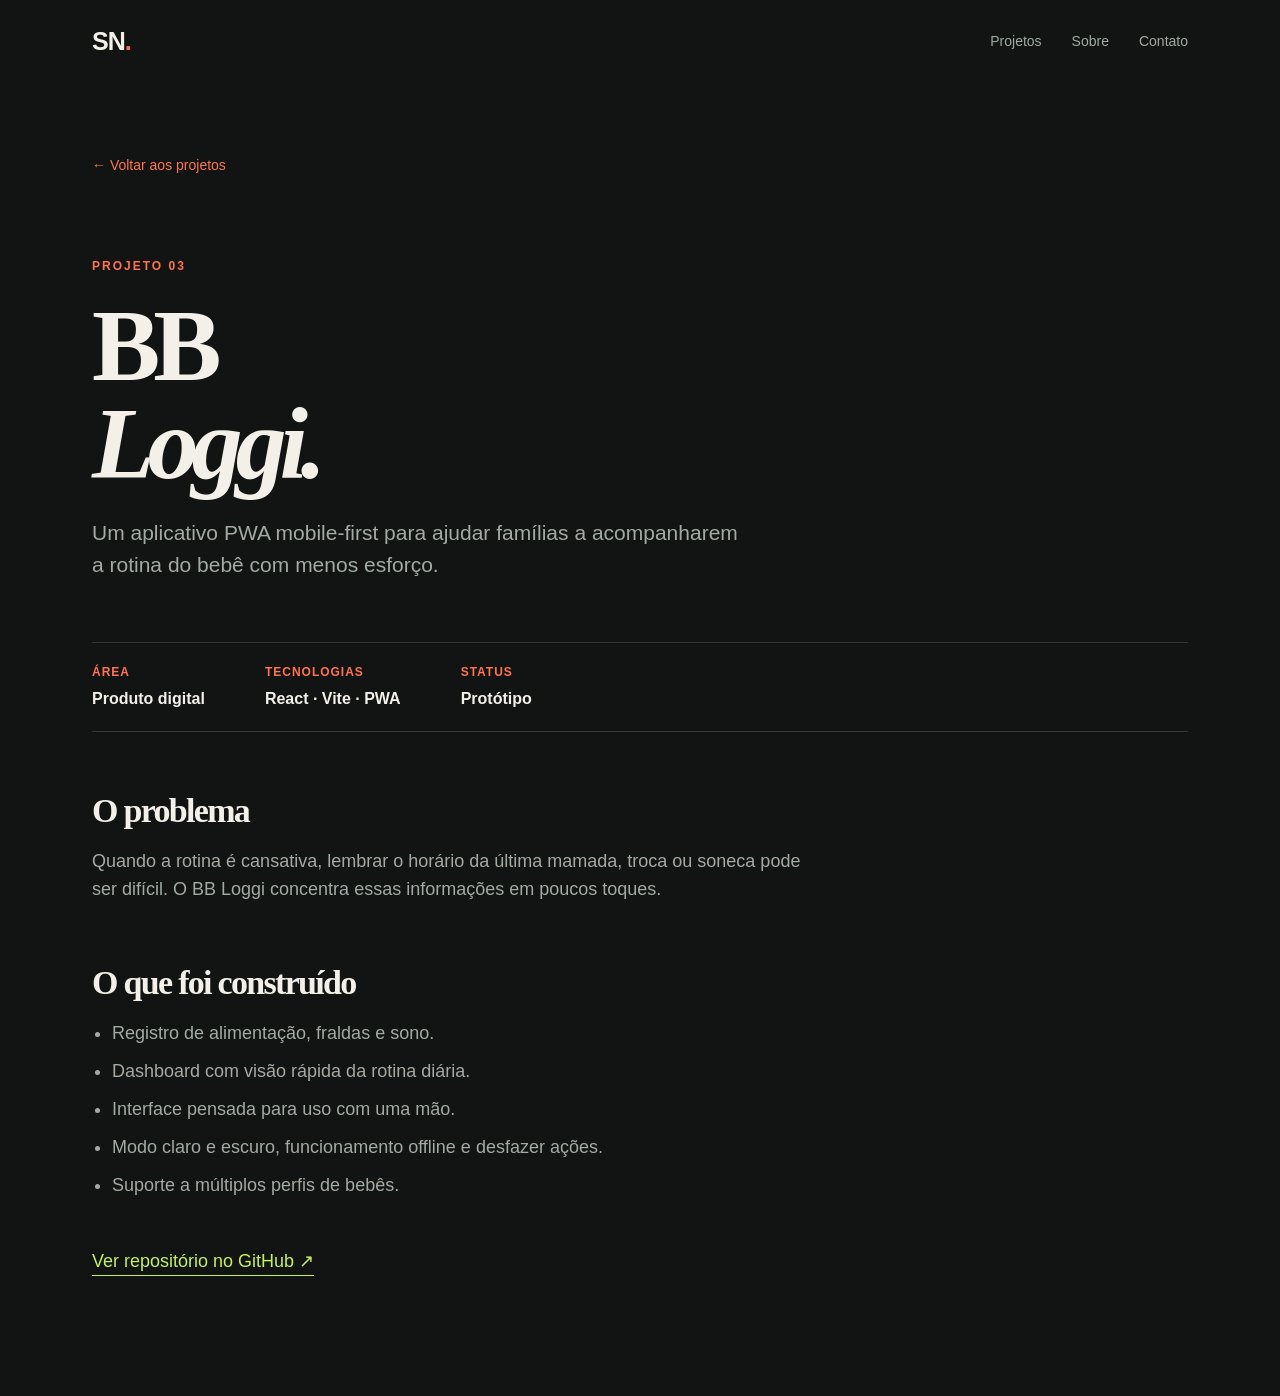
<file: bb-loggi.html>
<!doctype html><html lang="pt-BR"><head><meta charset="utf-8"><meta name="viewport" content="width=device-width,initial-scale=1"><title>BB Loggi — Portfólio</title><link rel="icon" href="favicon.svg"><link rel="stylesheet" href="style.css"><link rel="stylesheet" href="project.css"></head><body><header class="site-header"><a class="logo" href="index.html">SN<span>.</span></a><nav><a href="index.html#projetos">Projetos</a><a href="index.html#sobre">Sobre</a><a href="index.html#contato">Contato</a></nav></header><main class="project-page"><a class="back" href="index.html#projetos">← Voltar aos projetos</a><p class="eyebrow">PROJETO 03</p><h1>BB<br><em>Loggi.</em></h1><p class="lead">Um aplicativo PWA mobile-first para ajudar famílias a acompanharem a rotina do bebê com menos esforço.</p><div class="project-meta"><div><strong>Área</strong><span>Produto digital</span></div><div><strong>Tecnologias</strong><span>React · Vite · PWA</span></div><div><strong>Status</strong><span>Protótipo</span></div></div><div class="project-copy"><h2>O problema</h2><p>Quando a rotina é cansativa, lembrar o horário da última mamada, troca ou soneca pode ser difícil. O BB Loggi concentra essas informações em poucos toques.</p><h2>O que foi construído</h2><ul><li>Registro de alimentação, fraldas e sono.</li><li>Dashboard com visão rápida da rotina diária.</li><li>Interface pensada para uso com uma mão.</li><li>Modo claro e escuro, funcionamento offline e desfazer ações.</li><li>Suporte a múltiplos perfis de bebês.</li></ul><a class="project-link" href="https://github.com/jeffersonprg/BB-Loggi" target="_blank" rel="noreferrer">Ver repositório no GitHub ↗</a></div></main></body></html>
</file>
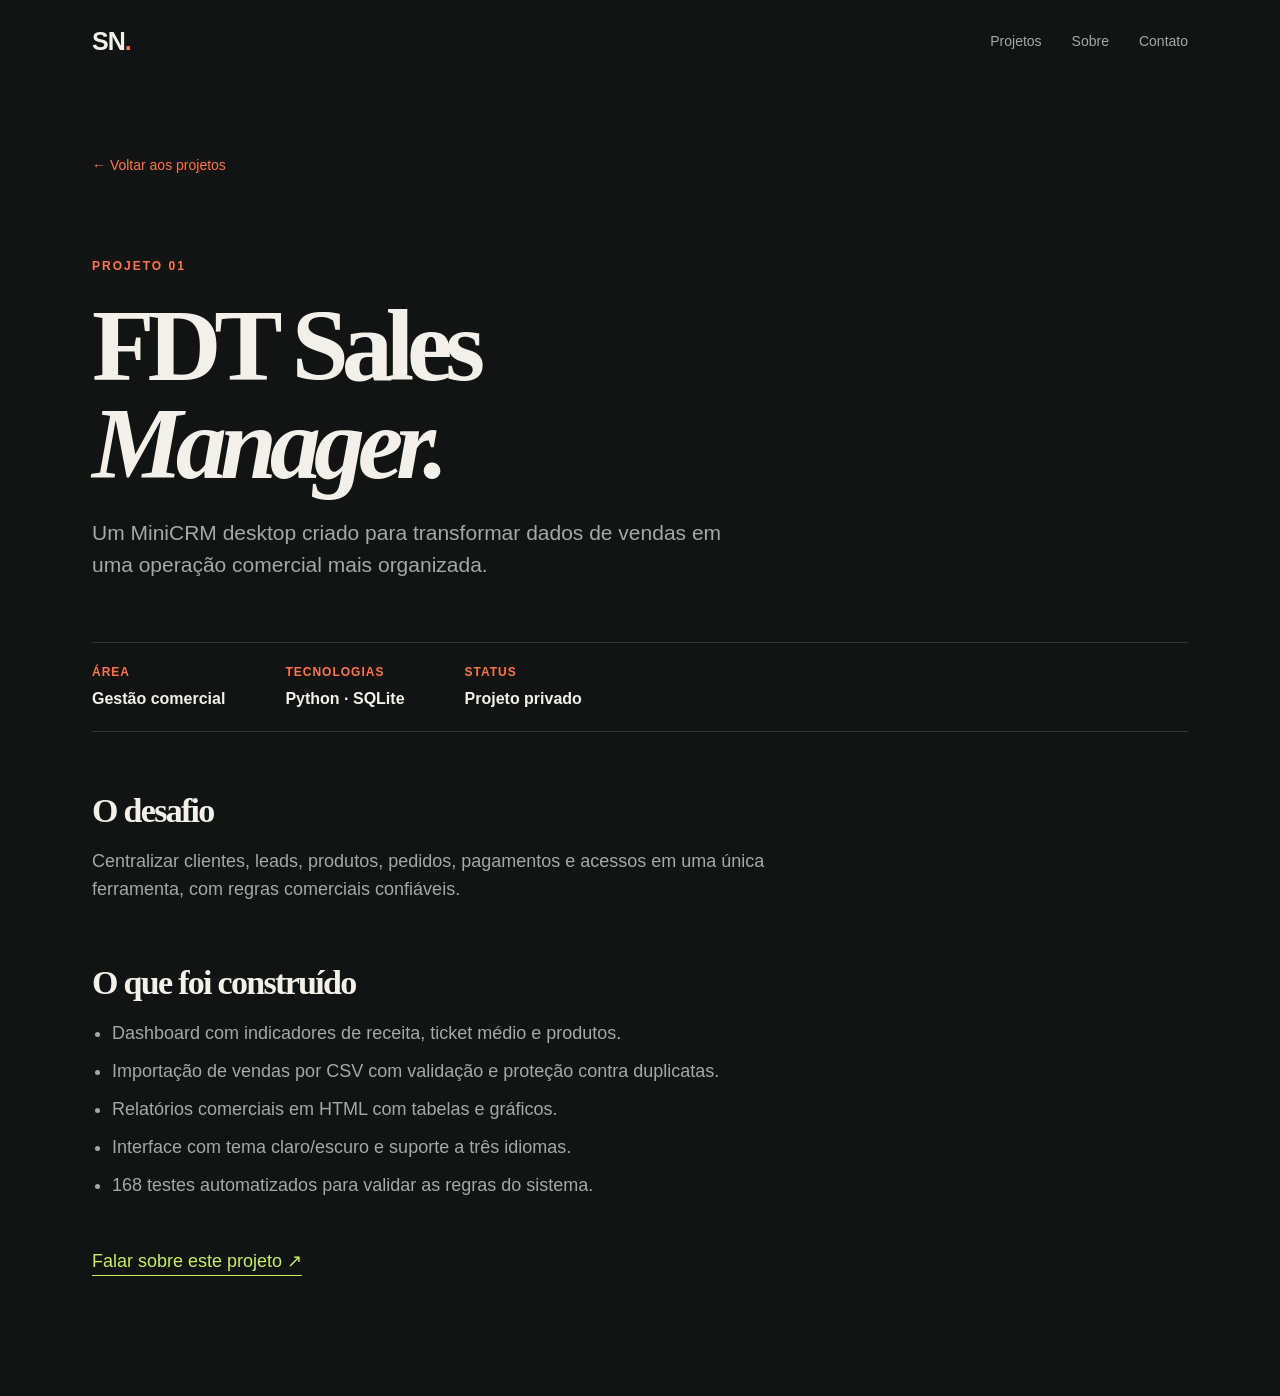
<file: fdt-sales-manager.html>
<!doctype html><html lang="pt-BR"><head><meta charset="utf-8"><meta name="viewport" content="width=device-width,initial-scale=1"><title>FDT Sales Manager — Portfólio</title><link rel="icon" href="favicon.svg"><link rel="stylesheet" href="style.css"><link rel="stylesheet" href="project.css"></head><body><header class="site-header"><a class="logo" href="index.html">SN<span>.</span></a><nav><a href="index.html#projetos">Projetos</a><a href="index.html#sobre">Sobre</a><a href="index.html#contato">Contato</a></nav></header><main class="project-page"><a class="back" href="index.html#projetos">← Voltar aos projetos</a><p class="eyebrow">PROJETO 01</p><h1>FDT Sales<br><em>Manager.</em></h1><p class="lead">Um MiniCRM desktop criado para transformar dados de vendas em uma operação comercial mais organizada.</p><div class="project-meta"><div><strong>Área</strong><span>Gestão comercial</span></div><div><strong>Tecnologias</strong><span>Python · SQLite</span></div><div><strong>Status</strong><span>Projeto privado</span></div></div><div class="project-copy"><h2>O desafio</h2><p>Centralizar clientes, leads, produtos, pedidos, pagamentos e acessos em uma única ferramenta, com regras comerciais confiáveis.</p><h2>O que foi construído</h2><ul><li>Dashboard com indicadores de receita, ticket médio e produtos.</li><li>Importação de vendas por CSV com validação e proteção contra duplicatas.</li><li>Relatórios comerciais em HTML com tabelas e gráficos.</li><li>Interface com tema claro/escuro e suporte a três idiomas.</li><li>168 testes automatizados para validar as regras do sistema.</li></ul><a class="project-link" href="index.html#contato">Falar sobre este projeto ↗</a></div></main></body></html>
</file>
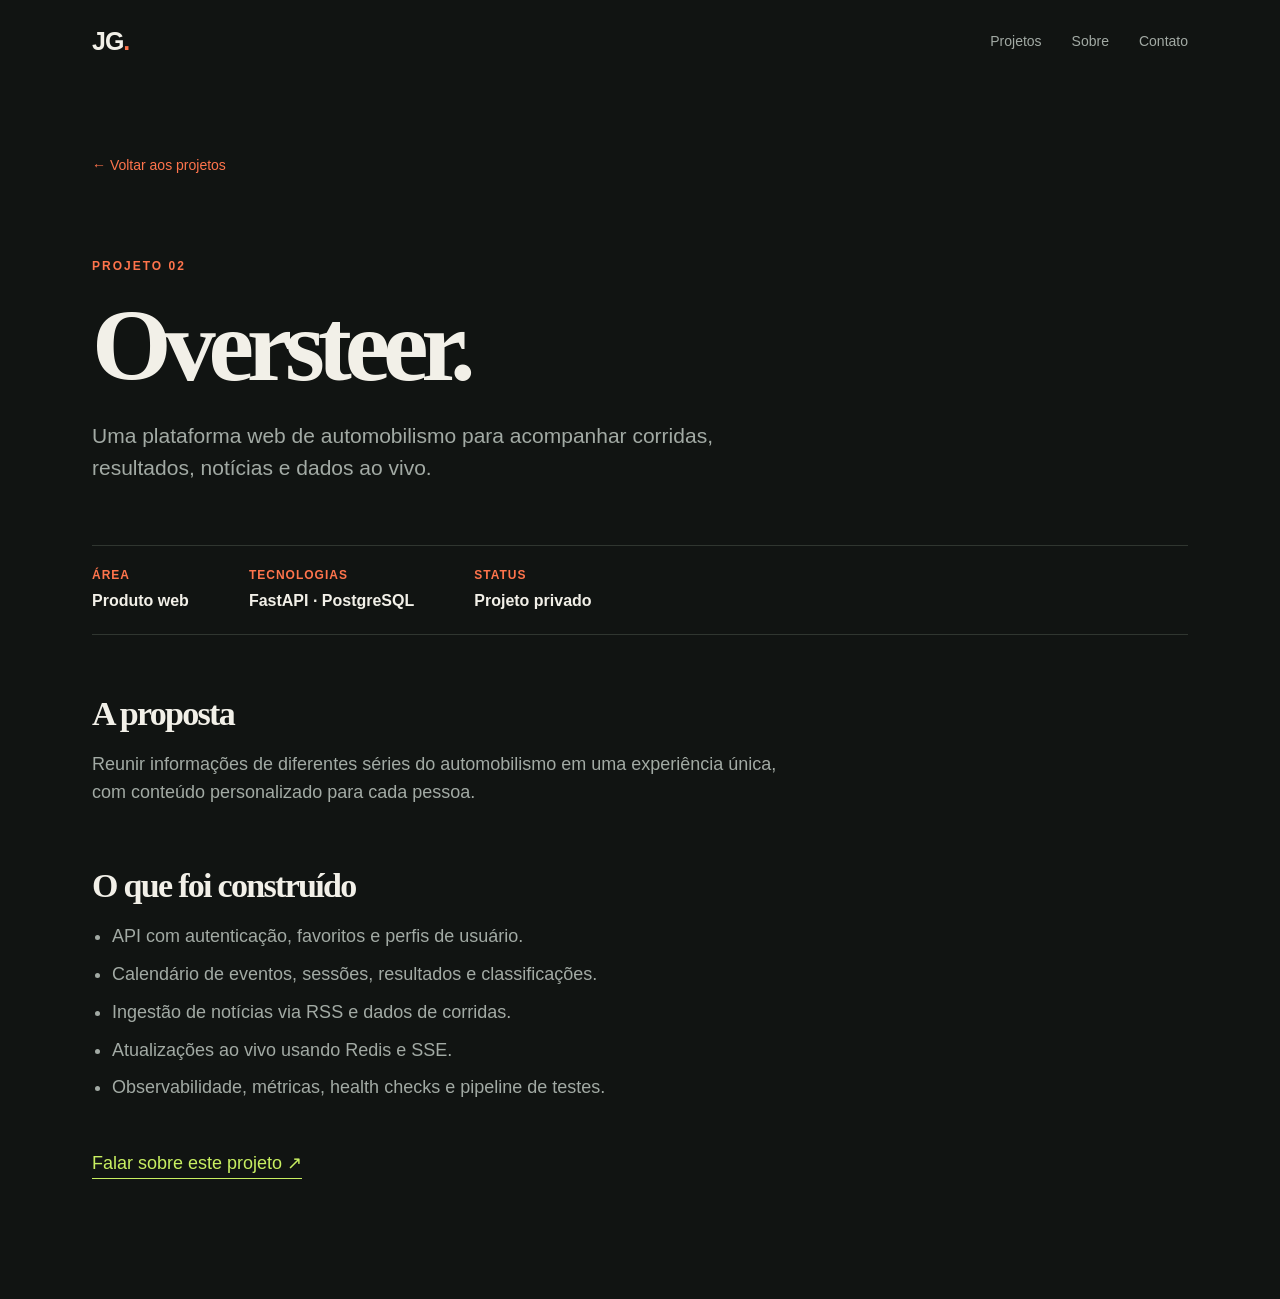
<file: oversteer.html>
<!doctype html><html lang="pt-BR"><head><meta charset="utf-8"><meta name="viewport" content="width=device-width,initial-scale=1"><title>Oversteer — Portfólio</title><link rel="icon" href="favicon.svg"><link rel="stylesheet" href="style.css"><link rel="stylesheet" href="project.css"></head><body><header class="site-header"><a class="logo" href="index.html">JG<span>.</span></a><nav><a href="index.html#projetos">Projetos</a><a href="index.html#sobre">Sobre</a><a href="index.html#contato">Contato</a></nav></header><main class="project-page"><a class="back" href="index.html#projetos">← Voltar aos projetos</a><p class="eyebrow">PROJETO 02</p><h1>Oversteer.</h1><p class="lead">Uma plataforma web de automobilismo para acompanhar corridas, resultados, notícias e dados ao vivo.</p><div class="project-meta"><div><strong>Área</strong><span>Produto web</span></div><div><strong>Tecnologias</strong><span>FastAPI · PostgreSQL</span></div><div><strong>Status</strong><span>Projeto privado</span></div></div><div class="project-copy"><h2>A proposta</h2><p>Reunir informações de diferentes séries do automobilismo em uma experiência única, com conteúdo personalizado para cada pessoa.</p><h2>O que foi construído</h2><ul><li>API com autenticação, favoritos e perfis de usuário.</li><li>Calendário de eventos, sessões, resultados e classificações.</li><li>Ingestão de notícias via RSS e dados de corridas.</li><li>Atualizações ao vivo usando Redis e SSE.</li><li>Observabilidade, métricas, health checks e pipeline de testes.</li></ul><a class="project-link" href="index.html#contato">Falar sobre este projeto ↗</a></div></main></body></html>
</file>
<file: style.css>
:root{--ink:#f2f0e8;--muted:#a2aaa4;--paper:#111412;--lime:#c8ef61;--line:#303630;--orange:#ff744c}
*{box-sizing:border-box}html{scroll-behavior:smooth}body{margin:0;background:var(--paper);color:var(--ink);font-family:'DM Sans',sans-serif;font-size:16px;line-height:1.55}a{color:inherit;text-decoration:none}.site-header{display:flex;justify-content:space-between;align-items:center;max-width:1160px;margin:auto;padding:27px 32px}.logo{font:700 25px 'Space Grotesk',sans-serif;letter-spacing:-1px}.logo span{color:var(--orange)}nav{display:flex;gap:30px;color:var(--muted);font-size:14px}nav a:hover,.socials a:hover{color:var(--orange)}.hero{max-width:1160px;margin:auto;padding:112px 32px 150px}.eyebrow{font-size:12px;letter-spacing:2px;font-weight:700;color:var(--orange);margin:0 0 22px}.hero h1{font:600 clamp(3.8rem,9vw,8rem)/.94 'Space Grotesk',sans-serif;letter-spacing:-.075em;margin:0;max-width:900px}.hero h1 em{color:var(--orange);font-style:normal}.intro{color:var(--muted);max-width:480px;font-size:18px;margin:35px 0 34px}.intro strong{color:var(--ink)}.button{display:inline-flex;gap:24px;align-items:center;background:var(--ink);color:var(--paper);padding:15px 20px;font-weight:700;border-radius:2px}.button:hover{background:var(--orange)}.button span{color:var(--lime);font-size:20px}.section{max-width:1160px;margin:auto;padding:90px 32px}.section-heading{display:flex;align-items:baseline;gap:110px;border-top:1px solid var(--line);padding-top:18px;margin-bottom:48px}.section-heading h2,.contact h2{font:600 clamp(2.2rem,5vw,4.5rem)/1 'Space Grotesk',sans-serif;letter-spacing:-.06em;margin:0}.project-grid{display:grid;grid-template-columns:repeat(2,1fr);gap:54px 28px}.project-card:first-child{grid-column:span 2;display:grid;grid-template-columns:1.35fr 1fr;gap:32px}.project-art{height:260px;padding:22px;display:flex;flex-direction:column;justify-content:space-between}.featured .project-art{height:380px}.project-art span{font-size:13px}.project-art strong{font:600 42px/.9 'Space Grotesk';letter-spacing:-.05em}.art-one{background:var(--lime)}.art-two{background:#c7c2ff}.art-three{background:#f2c74d}.project-info{padding-top:5px}.tag{color:var(--orange);font-size:12px;letter-spacing:1px;text-transform:uppercase;margin:0 0 13px}.project-info h3{font:600 27px 'Space Grotesk';margin:0 0 10px;letter-spacing:-.04em}.project-info p:not(.tag){color:var(--muted);max-width:380px;margin:0 0 20px}.project-info a{font-weight:700;border-bottom:1px solid var(--ink);padding-bottom:3px}.about{display:grid;grid-template-columns:1fr 1fr;gap:110px}.about .section-heading{display:block;border:0;padding:0;margin:0}.about-copy{font-size:24px;line-height:1.3;padding-top:35px}.about-copy p{margin:0 0 25px}.about-copy p+ p{font-size:16px;line-height:1.55;color:var(--muted)}.contact{background:var(--ink);color:var(--paper);max-width:none;padding-left:max(32px,calc((100% - 1096px)/2));padding-right:max(32px,calc((100% - 1096px)/2));margin-top:50px}.contact .eyebrow{color:var(--lime)}.contact h2{font-size:clamp(3rem,8vw,7rem);margin-bottom:25px}.contact>p:not(.eyebrow){color:#b5beb8;font-size:18px}.email{display:inline-block;color:var(--lime);font:500 clamp(1.5rem,4vw,3rem) 'Space Grotesk';letter-spacing:-.05em;margin:25px 0 70px;border-bottom:1px solid var(--lime)}.socials{display:flex;gap:28px;font-size:14px}.socials a{color:#b5beb8}footer{display:flex;justify-content:space-between;max-width:1160px;margin:auto;padding:25px 32px;color:var(--muted);font-size:12px}
@media(max-width:700px){.site-header{padding:22px 20px}nav{gap:14px;font-size:12px}.hero{padding:75px 20px 105px}.hero h1{font-size:clamp(3.3rem,16vw,5rem)}.intro{font-size:16px}.section{padding:65px 20px}.section-heading{display:block;margin-bottom:32px}.section-heading .eyebrow{margin-bottom:16px}.project-grid{display:block}.project-card,.project-card:first-child{display:block;margin-bottom:48px}.project-art,.featured .project-art{height:250px;margin-bottom:22px}.project-art strong{font-size:35px}.about{display:block}.about-copy{padding-top:30px;font-size:21px}.contact{padding-left:20px;padding-right:20px}.email{margin-bottom:55px;font-size:1.45rem}footer{padding:20px;display:block}footer span{display:block;margin-bottom:8px}}
</file>
<file: project.css>
.project-page{max-width:1160px;margin:auto;padding:70px 32px 120px}.back{display:inline-block;color:var(--orange);font-size:14px;margin-bottom:80px}.project-page h1{font:600 clamp(3rem,8vw,7rem)/.95 'Space Grotesk';letter-spacing:-.07em;margin:0 0 25px}.project-page .lead{font-size:21px;color:var(--muted);max-width:650px}.project-meta{display:flex;gap:60px;border-top:1px solid var(--line);border-bottom:1px solid var(--line);margin:60px 0;padding:20px 0}.project-meta div{display:flex;flex-direction:column;gap:5px}.project-meta strong{font-size:12px;color:var(--orange);letter-spacing:1px;text-transform:uppercase}.project-meta span{font-weight:600}.project-copy{max-width:720px;font-size:18px}.project-copy h2{font:600 34px 'Space Grotesk';letter-spacing:-.05em;margin:60px 0 12px}.project-copy p{color:var(--muted)}.project-copy ul{padding-left:20px;color:var(--muted)}.project-copy li{margin:10px 0}.project-link{display:inline-block;color:var(--lime);border-bottom:1px solid var(--lime);margin-top:30px}@media(max-width:700px){.project-page{padding:45px 20px 80px}.back{margin-bottom:55px}.project-meta{display:grid;grid-template-columns:1fr 1fr;gap:25px;margin:45px 0}}
</file>
